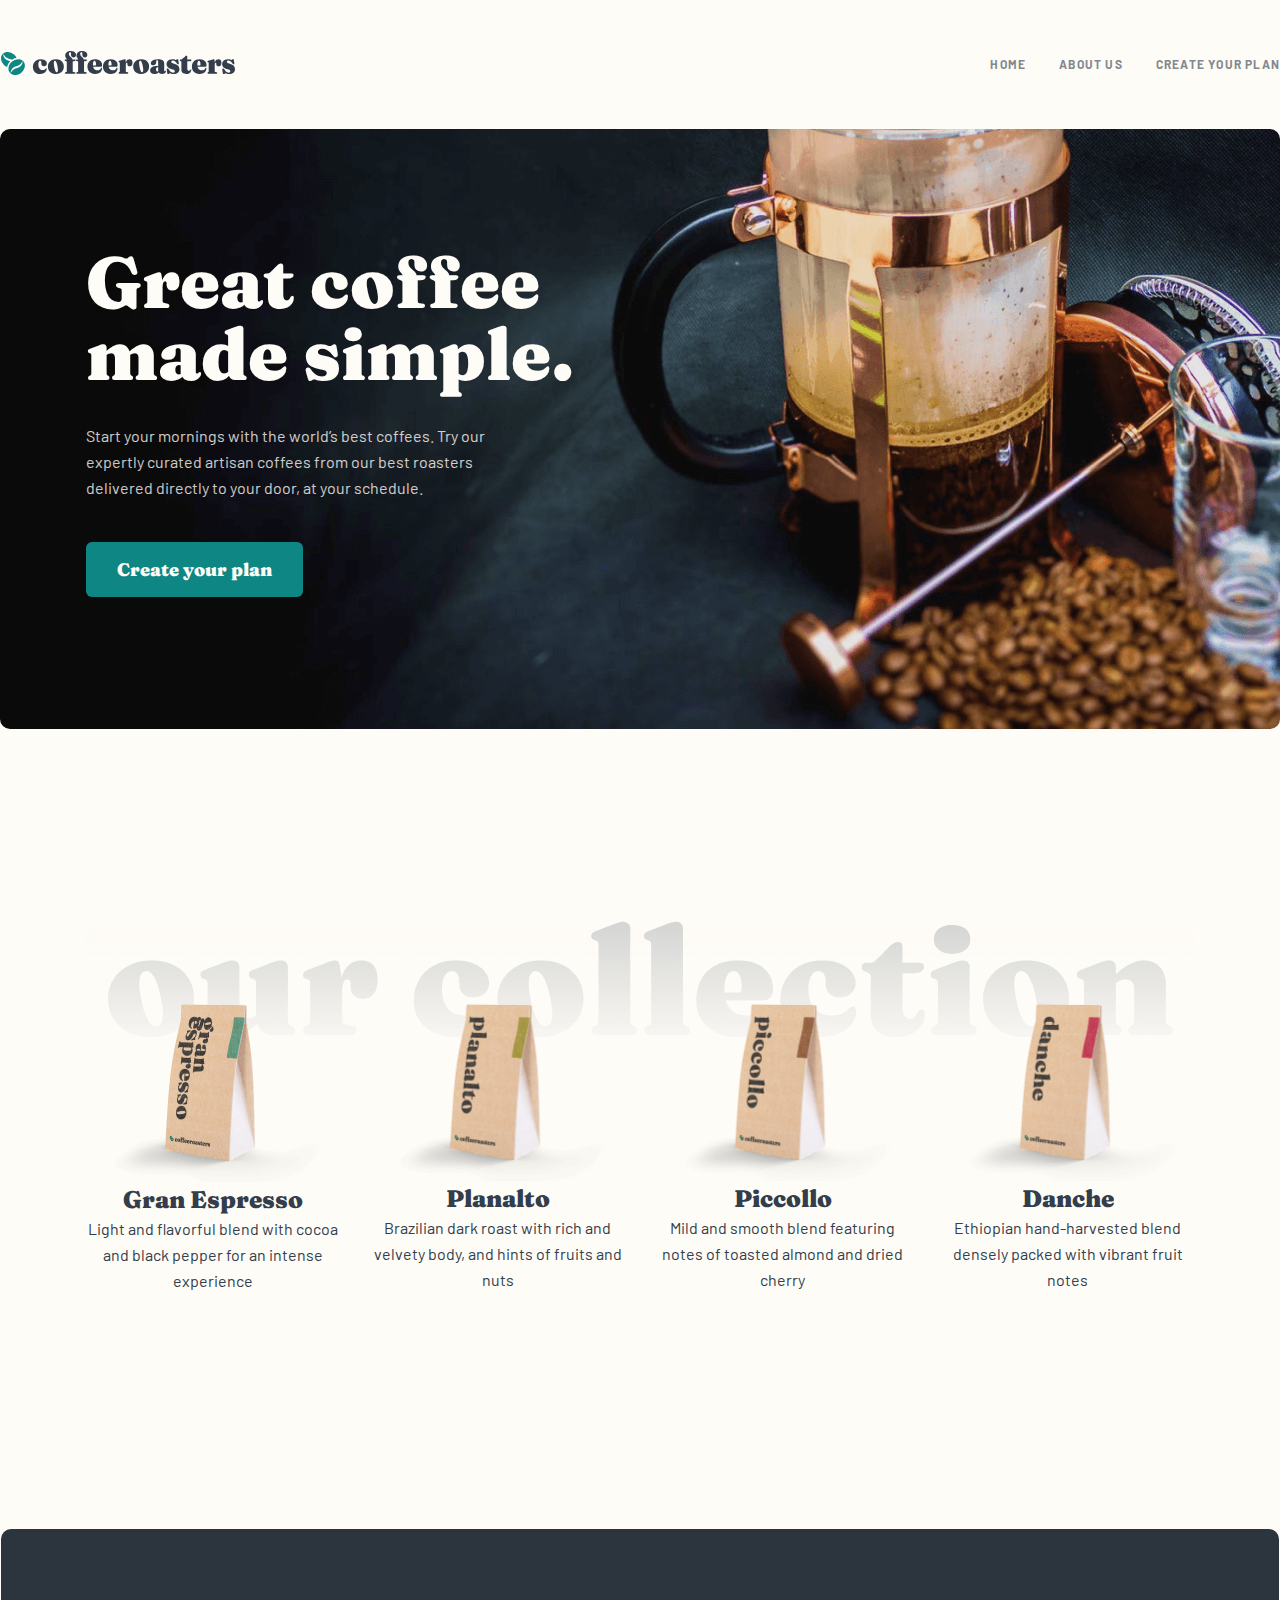
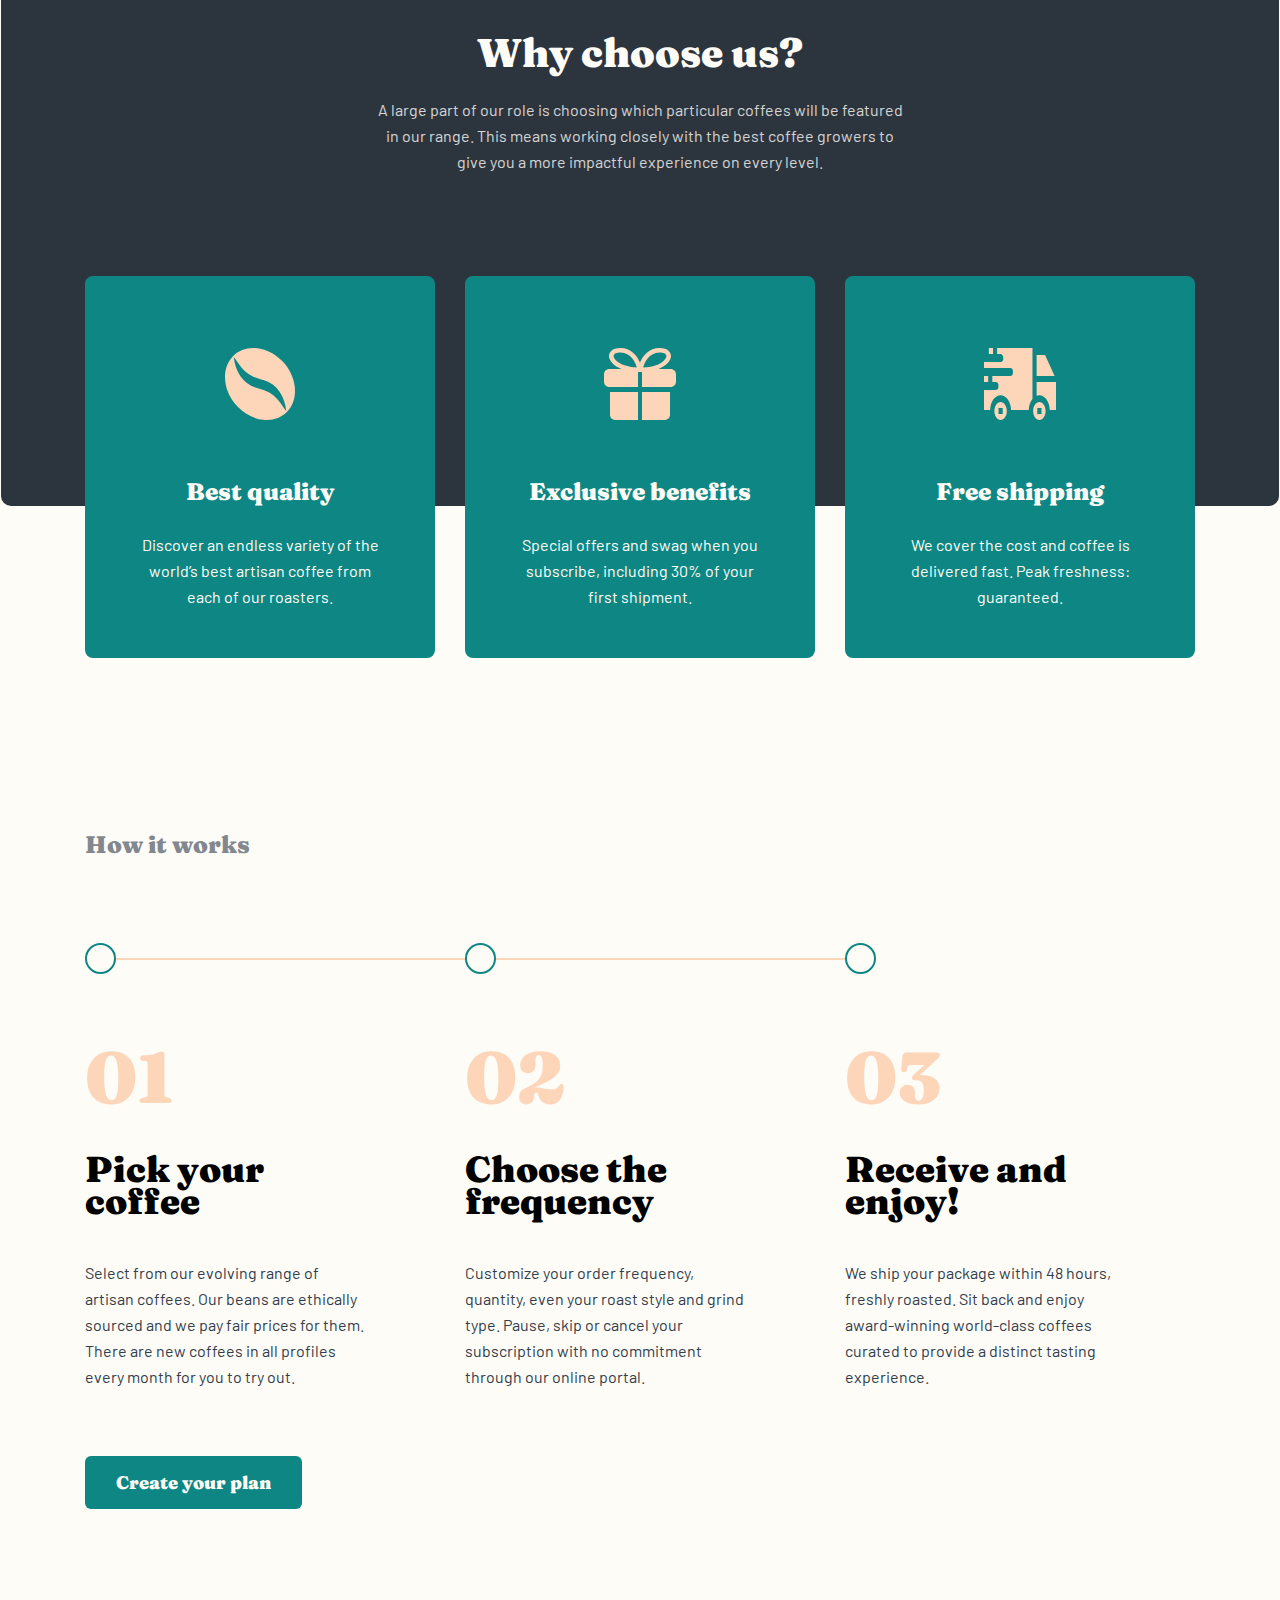
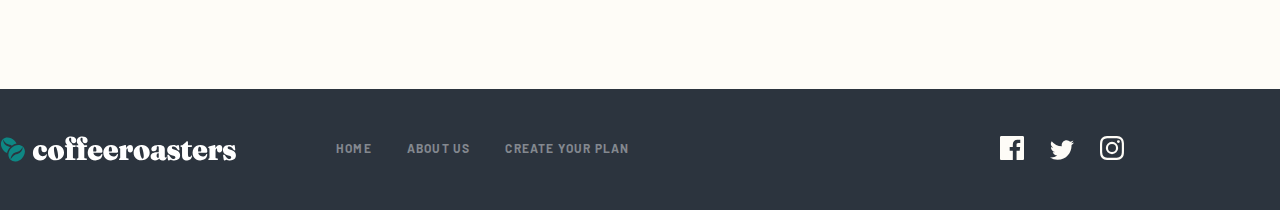
<file: index.html>
<!DOCTYPE html>
<html lang="en">
  <head>
    <meta charset="UTF-8" />
    <meta http-equiv="X-UA-Compatible" content="IE=edge" />
    <meta name="viewport" content="width=device-width, initial-scale=1.0" />
    <link rel="stylesheet" href="./css/normalize.css" />
    <link rel="stylesheet" href="./css/minifier.css" />
    <title>coffeeroasters</title>
  </head>
  <body>
    <header class="header">
      <div class="container">
        <nav class="sitenav">
          <a href="./index.html" class="header__logo-link"
            ><img src="./images/svg/logo.svg" alt="logo" class="header__logo"
          /></a>
          <ul class="sitenav__list">
            <li class="sitenav__item">
              <a class="sitenav__link" href="./index.html">HOME</a>
            </li>
            <li class="sitenav__item">
              <a class="sitenav__link" href="./about.html">ABOUT US</a>
            </li>
            <li class="sitenav__item">
              <a class="sitenav__link" href="./plan.html">Create your plan</a>
            </li>
          </ul>
        </nav>
        <div class="wrapper">
          <div class="wrapper__group">
            <h1 class="wrapper__title">Great coffee made simple.</h1>
            <p class="wrapper__info">
              Start your mornings with the world’s best coffees. Try our
              expertly curated artisan coffees from our best roasters delivered
              directly to your door, at your schedule.
            </p>
            <a href="./plan.html" class="wrapper__link">Create your plan</a>
          </div>
        </div>
      </div>
    </header>
    <main class="main">
      <section class="hero">
        <div class="container hero__container">
          <ul class="hero__list">
            <li class="hero__item">
              <img
                class="hero__pic"
                src="./images/png/expresso.png"
                alt="Gran Espresso"
                srcset="
                  ./images/png/expresso.png    1x,
                  ./images/png/expresso@2x.png 2x
                " />
              <h2 class="hero__title">Gran Espresso</h2>
              <p class="hero__subtitle">
                Light and flavorful blend with cocoa and black pepper for an
                intense experience
              </p>
            </li>
            <li class="hero__item">
              <img
                class="hero__pic"
                src="./images/png/Planalto.png"
                alt="Planalto"
                srcset="
                  ./images/png/Planalto.png    1x,
                  ./images/png/Planalto@2x.png 2x
                " />
              <h2 class="hero__title">Planalto</h2>
              <p class="hero__subtitle">
                Brazilian dark roast with rich and velvety body, and hints of
                fruits and nuts
              </p>
            </li>
            <li class="hero__item">
              <img
                class="hero__pic"
                src="./images/png/Piccollo.png"
                alt="Piccollo"
                srcset="
                  ./images/png/Piccollo.png    1x,
                  ./images/png/Piccollo@2x.png 2x
                " />
              <h2 class="hero__title">Piccollo</h2>
              <p class="hero__subtitle">
                Mild and smooth blend featuring notes of toasted almond and
                dried cherry
              </p>
            </li>
            <li class="hero__item">
              <img
                class="hero__pic"
                src="./images/png/Danche.png"
                alt="Danche"
                srcset="
                  ./images/png/Danche.png    1x,
                  ./images/png/Danche@2x.png 2x
                " />
              <h2 class="hero__title">Danche</h2>
              <p class="hero__subtitle">
                Ethiopian hand-harvested blend densely packed with vibrant fruit
                notes
              </p>
            </li>
          </ul>
        </div>
      </section>
      <section class="choose">
        <div class="container choose__container">
          <div class="choose__background">
            <h1 class="choose__tittle">Why choose us?</h1>
            <p class="choose__info">
              A large part of our role is choosing which particular coffees will
              be featured in our range. This means working closely with the best
              coffee growers to give you a more impactful experience on every
              level.
            </p>
          </div>

          <ul class="choose__list">
            <li class="choose__item">
              <img
                src="./images/svg/Best-quality.svg"
                alt="Discover an endless variety of the world’s best artisan coffee from each of our roasters."
                class="choose__item-icon" />
              <h3 class="choose__item-title">Best quality</h3>
              <p class="choose__item-info">
                Discover an endless variety of the world’s best artisan coffee
                from each of our roasters.
              </p>
            </li>
            <li class="choose__item">
              <img
                src="./images/svg/Exclusive-benefits.svg"
                alt="Special offers and swag when you subscribe, including 30% off your first shipment."
                class="choose__item-icon" />
              <h3 class="choose__item-title">Exclusive benefits</h3>
              <p class="choose__item-info">
                Special offers and swag when you subscribe, including 30% of
                your first shipment.
              </p>
            </li>
            <li class="choose__item">
              <img
                src="./images/svg/Free-shipping.svg"
                alt="We cover the cost and coffee is delivered fast. Peak freshness: guaranteed."
                class="choose__item-icon" />
              <h3 class="choose__item-title">Free shipping</h3>
              <p class="choose__item-info">
                We cover the cost and coffee is delivered fast. Peak freshness:
                guaranteed.
              </p>
            </li>
          </ul>
        </div>
      </section>
      <section class="works">
        <div class="container works__container">
          <h4 class="works__title">How it works</h4>
          <hr />
          <ul class="works__list">
            <li class="works__item">
              <img class="works__icon" src="./images/svg/oooo.svg" alt="icon" />
              <h1 class="works__item-nuber">01</h1>
              <h3 class="works__item-title">Pick your coffee</h3>
              <p class="works__item-info">
                Select from our evolving range of artisan coffees. Our beans are
                ethically sourced and we pay fair prices for them. There are new
                coffees in all profiles every month for you to try out.
              </p>
            </li>
            <li class="works__item">
              <img class="works__icon" src="./images/svg/oooo.svg" alt="icon" />
              <h1 class="works__item-nuber">02</h1>
              <h3 class="works__item-title">Choose the frequency</h3>
              <p class="works__item-info">
                Customize your order frequency, quantity, even your roast style
                and grind type. Pause, skip or cancel your subscription with no
                commitment through our online portal.
              </p>
            </li>
            <li class="works__item">
              <img class="works__icon" src="./images/svg/oooo.svg" alt="icon" />
              <h1 class="works__item-nuber">03</h1>
              <h3 class="works__item-title">Receive and enjoy!</h3>
              <p class="works__item-info">
                We ship your package within 48 hours, freshly roasted. Sit back
                and enjoy award-winning world-class coffees curated to provide a
                distinct tasting experience.
              </p>
            </li>
          </ul>
          <a class="works__link" href="">Create your plan</a>
        </div>
      </section>
    </main>
    <footer class="footer">
      <div class="container footer__wrapper">
        <img
          class="footer__logo"
          src="./images/svg/white-ligo.svg"
          alt="logo" />
        <div class="footer__links">
          <a href="./index.html" class="foter__link">HOME</a>
          <a href="./about.html" class="foter__link">ABOUT US</a>
          <a href="./plan.html" class="foter__link">Create your plan</a>
        </div>
        <div class="foter__icons">
          <a class="foter__icon" href=""
            ><img
              class="foter__icon"
              src="./images/svg/facebook.svg"
              alt="facebook"
          /></a>
          <a class="foter__icon" href=""
            ><img class="foter__icon" src="./images/svg/twitter.svg"
            alt="twitter"
          </a>

          <a class="foter__icon" href=""
            ><img
              class="foter__icon"
              src="./images/svg/instagram.svg"
              alt="instagram"
          /></a>
        </div>
      </div>
    </footer>
  </body>
</html>
</file>
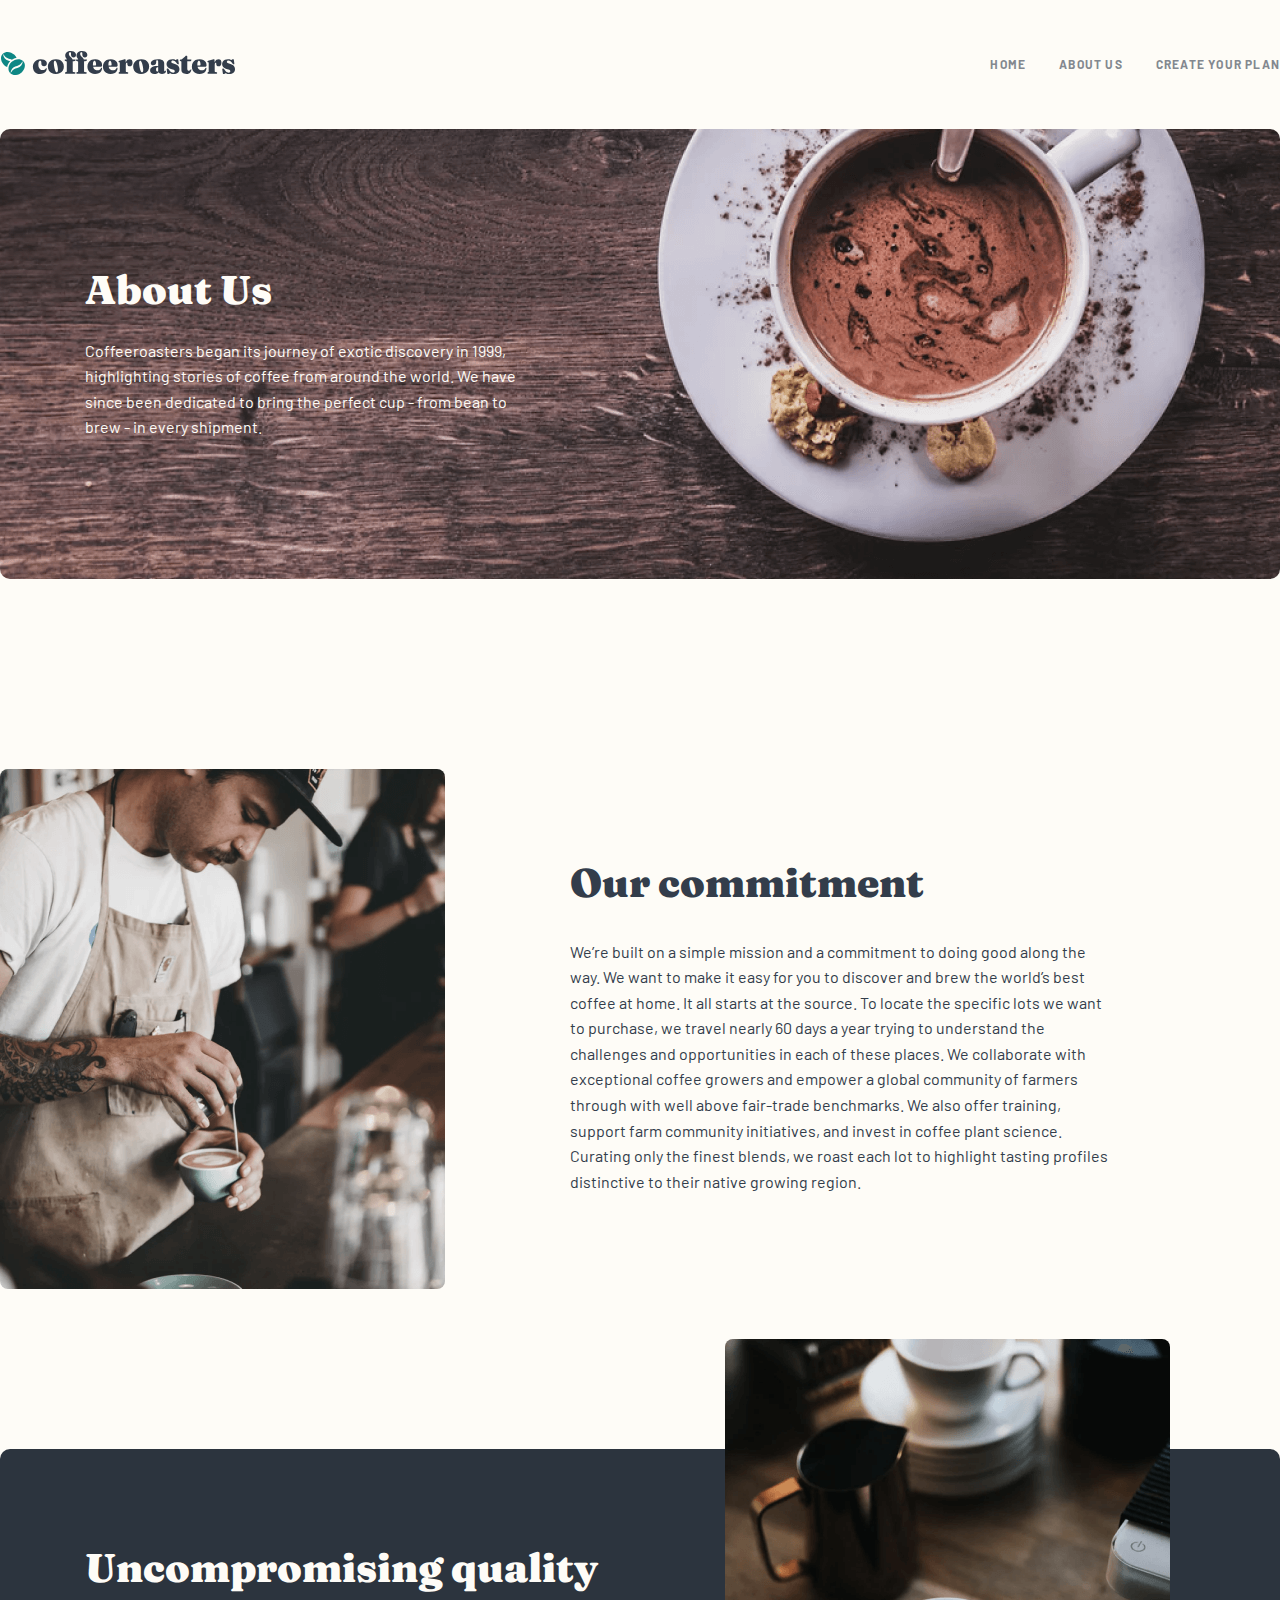
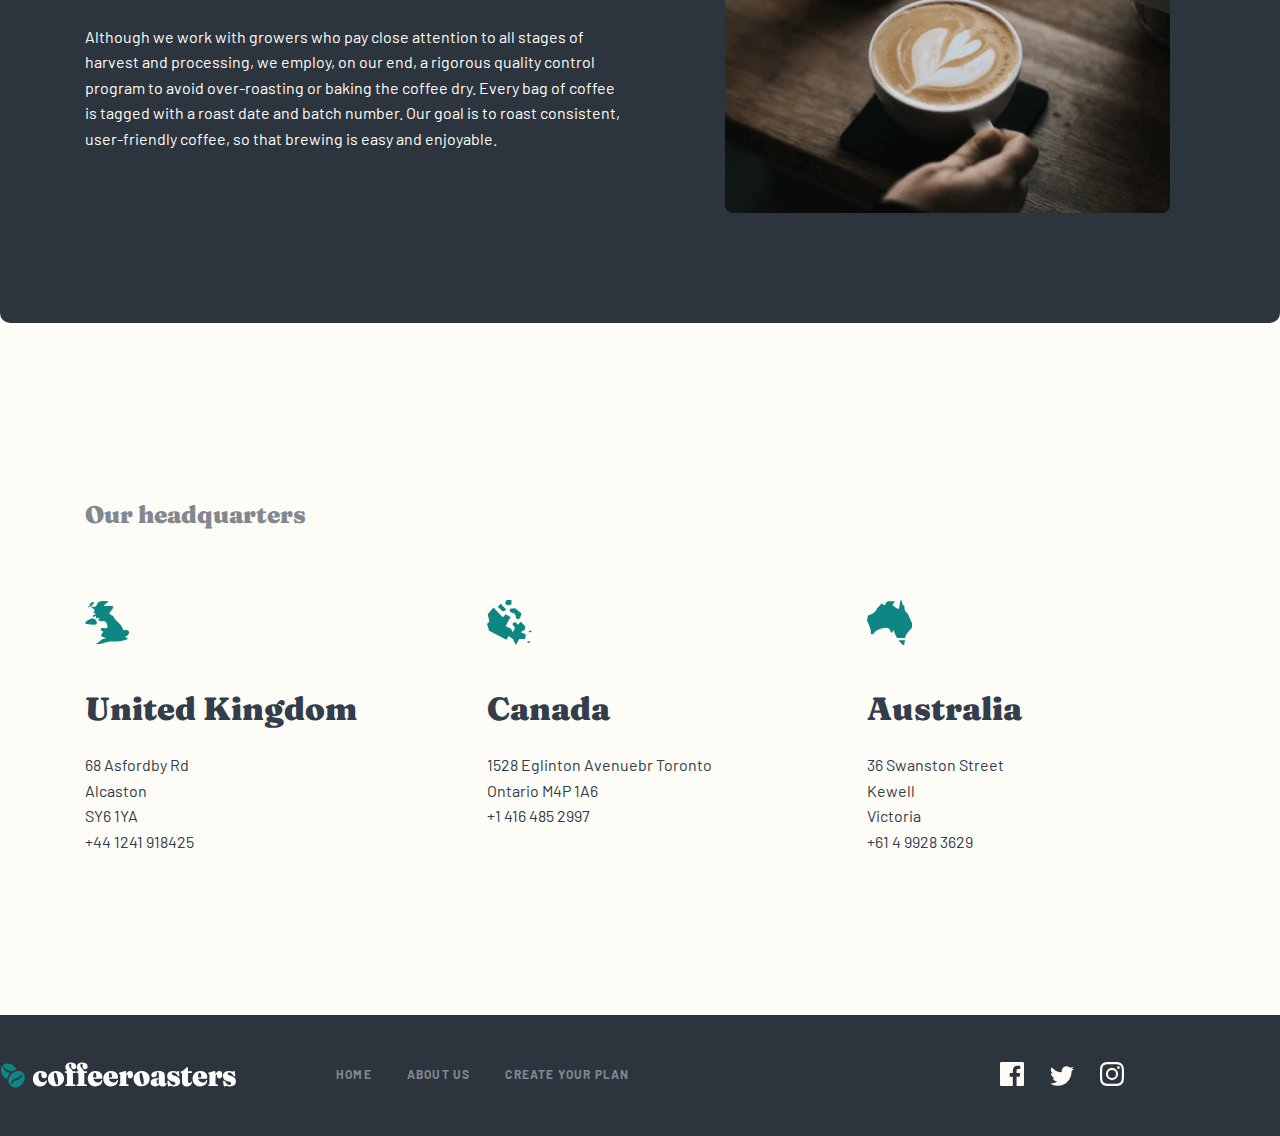
<file: about.html>
<!DOCTYPE html>
<html lang="en">
  <head>
    <meta charset="UTF-8" />
    <meta http-equiv="X-UA-Compatible" content="IE=edge" />
    <meta name="viewport" content="width=device-width, initial-scale=1.0" />
    <title>About us</title>
    <link rel="stylesheet" href="../css/normalize.css" />
    <link rel="stylesheet" href="../css/about.css" />
  </head>
  <body>
    <header class="header">
      <div class="container">
        <nav class="sitenav">
          <a href="./index.html" class="header__logo-link"
            ><img src="./images/svg/logo.svg" alt="logo" class="header__logo"
          /></a>
          <ul class="sitenav__list">
            <li class="sitenav__item">
              <a class="sitenav__link" href="./index.html">HOME</a>
            </li>
            <li class="sitenav__item">
              <a class="sitenav__link" href="./about.html">ABOUT US</a>
            </li>
            <li class="sitenav__item">
              <a class="sitenav__link" href="./plan.html">Create your plan</a>
            </li>
          </ul>
        </nav>
      </div>
    </header>
    <main class="main">
      <section class="about">
        <div class="container about__container">
          <div class="about__group">
            <h1 class="about__group-title">About Us</h1>
            <p class="about__group-subtitle">
              Coffeeroasters began its journey of exotic discovery in 1999,
              highlighting stories of coffee from around the world. We have
              since been dedicated to bring the perfect cup - from bean to brew
              - in every shipment.
            </p>
          </div>
        </div>
      </section>
      <section class="hero">
        <div class="container hero__container">
          <img
            class="hero__pic"
            src="./images/jpg/coffee-men.png"
            alt="We’re built on a simple mission and a commitment to doing good along the way. We want to make it easy for you to discover and brew the world’s best coffee at home. It all starts at the source. To locate the specific lots we want to purchase, we travel nearly 60 days a year trying to understand the challenges and opportunities in each of these places. We collaborate with exceptional coffee growers and empower a global community of farmers through with well above fair-trade benchmarks. We also offer training, support farm community initiatives, and invest in coffee plant science. Curating only the finest blends, we roast each lot to highlight tasting profiles distinctive to their native growing region."
            srcset="
              ./images/jpg/coffee-men.png    1x,
              ./images/jpg/coffee-men@2x.png 2x
            " />
          <div class="hero__group">
            <h1 class="hero__group-title">Our commitment</h1>
            <p class="hero__group-subtitle">
              We’re built on a simple mission and a commitment to doing good
              along the way. We want to make it easy for you to discover and
              brew the world’s best coffee at home. It all starts at the source.
              To locate the specific lots we want to purchase, we travel nearly
              60 days a year trying to understand the challenges and
              opportunities in each of these places. We collaborate with
              exceptional coffee growers and empower a global community of
              farmers through with well above fair-trade benchmarks. We also
              offer training, support farm community initiatives, and invest in
              coffee plant science. Curating only the finest blends, we roast
              each lot to highlight tasting profiles distinctive to their native
              growing region.
            </p>
          </div>
        </div>
      </section>
      <section class="coffee">
        <div class="container coffee__container">
          <div class="coffee__group">
            <h1 class="coffee__group-title">Uncompromising quality</h1>
            <p class="coffee__group-info">
              Although we work with growers who pay close attention to all
              stages of harvest and processing, we employ, on our end, a
              rigorous quality control program to avoid over-roasting or baking
              the coffee dry. Every bag of coffee is tagged with a roast date
              and batch number. Our goal is to roast consistent, user-friendly
              coffee, so that brewing is easy and enjoyable.
            </p>
          </div>
          <img
            class="coffee__pic"
            src="./images/jpg/heart-coffee.png"
            alt=" Although we work with growers who pay close attention to all stages
        of harvest and processing, we employ, on our end, a rigorous quality
        control program to avoid over-roasting or baking the coffee dry.
        Every bag of coffee is tagged with a roast date and batch number.
        Our goal is to roast consistent, user-friendly coffee, so that
        brewing is easy and enjoyable."
            srcset="
              ./images/jpg/heart-coffee.png    1x,
              ./images/jpg/heart-coffee@2x.png 2x
            " />
        </div>
      </section>
      <section class="country">
        <div class="container country__container">
          <h1 class="country__title">Our headquarters</h1>
          <ul class="country__list">
            <li class="country-item">
              <img
                src="./images/jpg/United-Kingdom.svg"
                alt="United Kingdom"
                class="country-item-icon" />
              <h2 class="country-item-title">United Kingdom</h2>
              <p class="country-item-subtitle">
                68 Asfordby Rd <br />
                Alcaston <br />
                SY6 1YA <br />
                +44 1241 918425
              </p>
            </li>
            <li class="country-item">
              <img
                src="./images/jpg/Canada.svg"
                alt="Canada"
                class="country-item-icon" />
              <h2 class="country-item-title">Canada</h2>
              <p class="country-item-subtitle">
                1528 Eglinton Avenuebr Toronto <br />
                Ontario M4P 1A6 <br />
                +1 416 485 2997
              </p>
            </li>
            <li class="country-item">
              <img
                src="./images/jpg/Australia.svg"
                alt="Australia"
                class="country-item-icon" />
              <h2 class="country-item-title">Australia</h2>
              <p class="country-item-subtitle">
                36 Swanston Street <br />
                Kewell <br />
                Victoria <br />
                +61 4 9928 3629
              </p>
            </li>
          </ul>
        </div>
      </section>
    </main>
    <footer class="footer">
      <div class="container footer__wrapper">
        <img
          class="footer__logo"
          src="./images/svg/white-ligo.svg"
          alt="logo" />
        <div class="footer__links">
          <a href="./index.html" class="foter__link">HOME</a>
          <a href="./about.html" class="foter__link">ABOUT US</a>
          <a href="./plan.html" class="foter__link">Create your plan</a>
        </div>
        <div class="foter__icons">
          <a class="foter__icon" href=""
            ><img
              class="foter__icon"
              src="./images/svg/facebook.svg"
              alt="facebook"
          /></a>
          <a class="foter__icon" href=""
            ><img class="foter__icon" src="./images/svg/twitter.svg"
            alt="twitter"
          </a>

          <a class="foter__icon" href=""
            ><img
              class="foter__icon"
              src="./images/svg/instagram.svg"
              alt="instagram"
          /></a>
        </div>
      </div>
    </footer>
  </body>
</html>
</file>
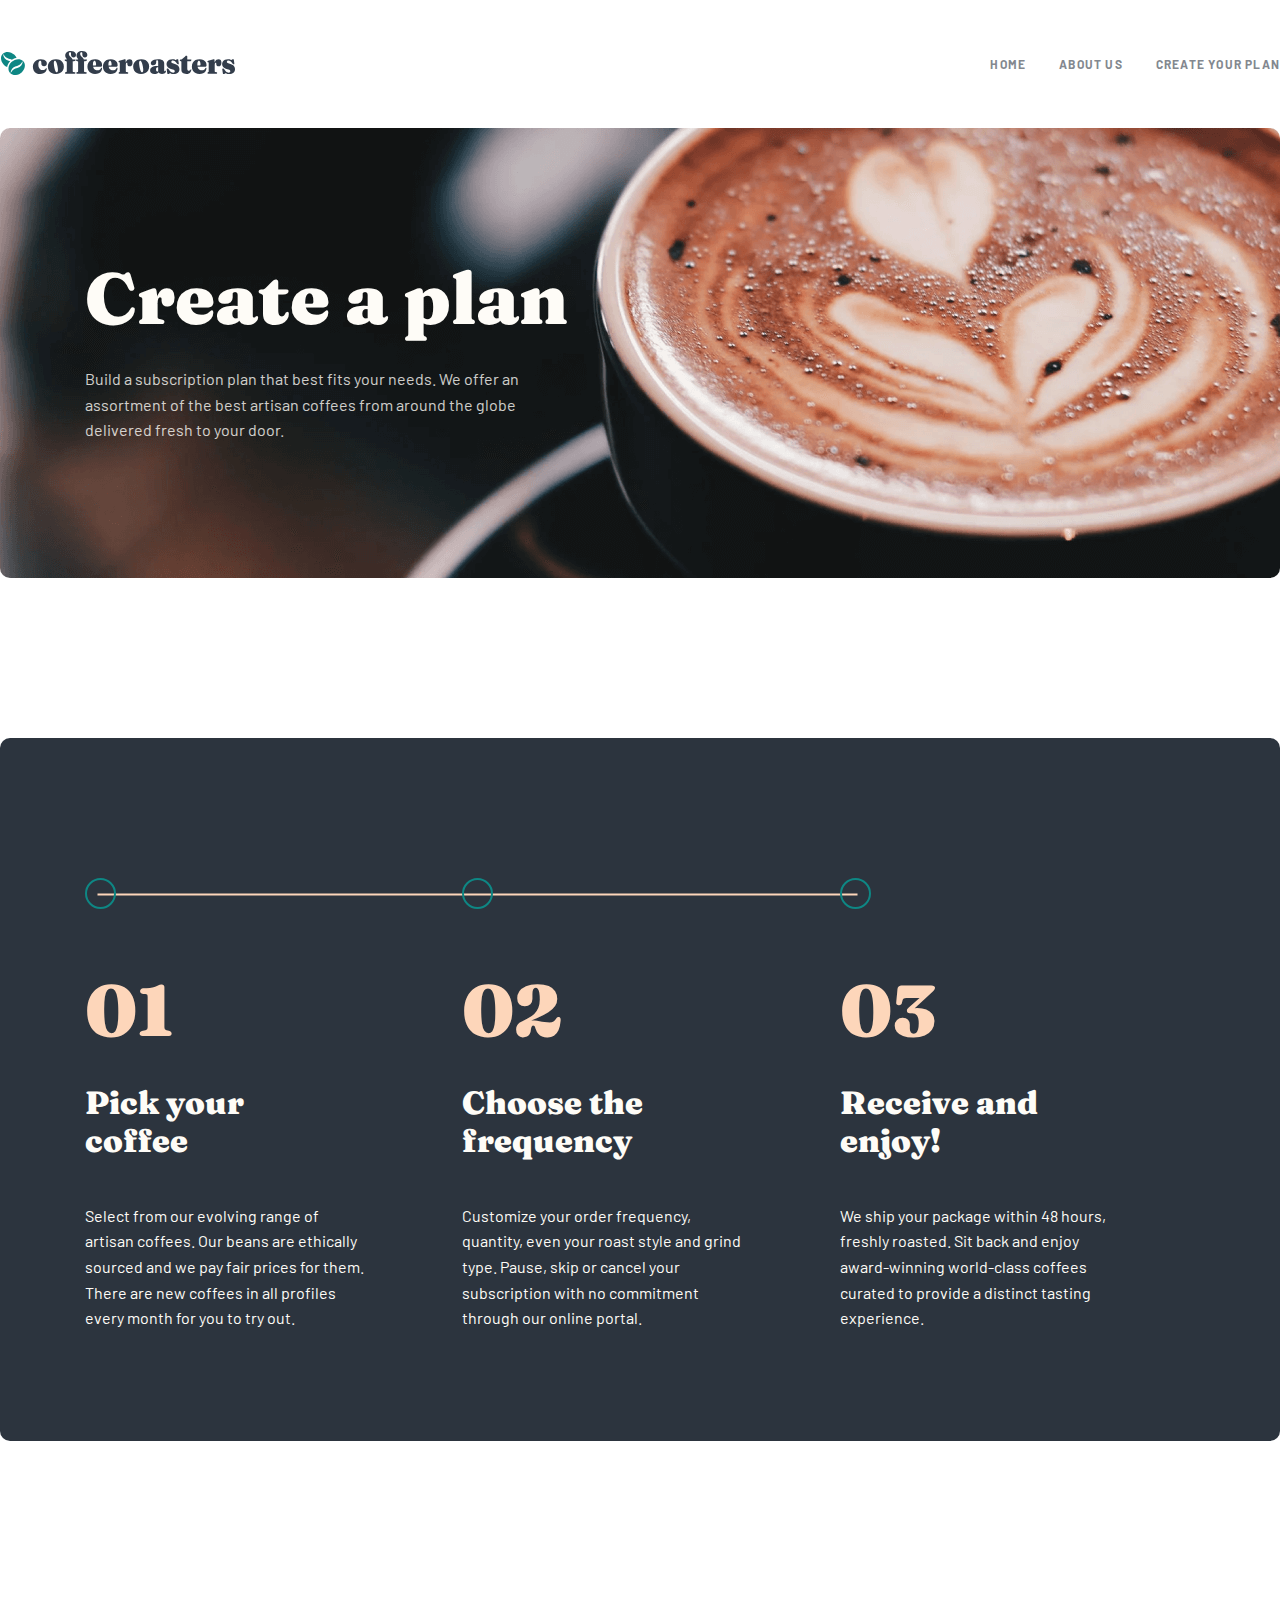
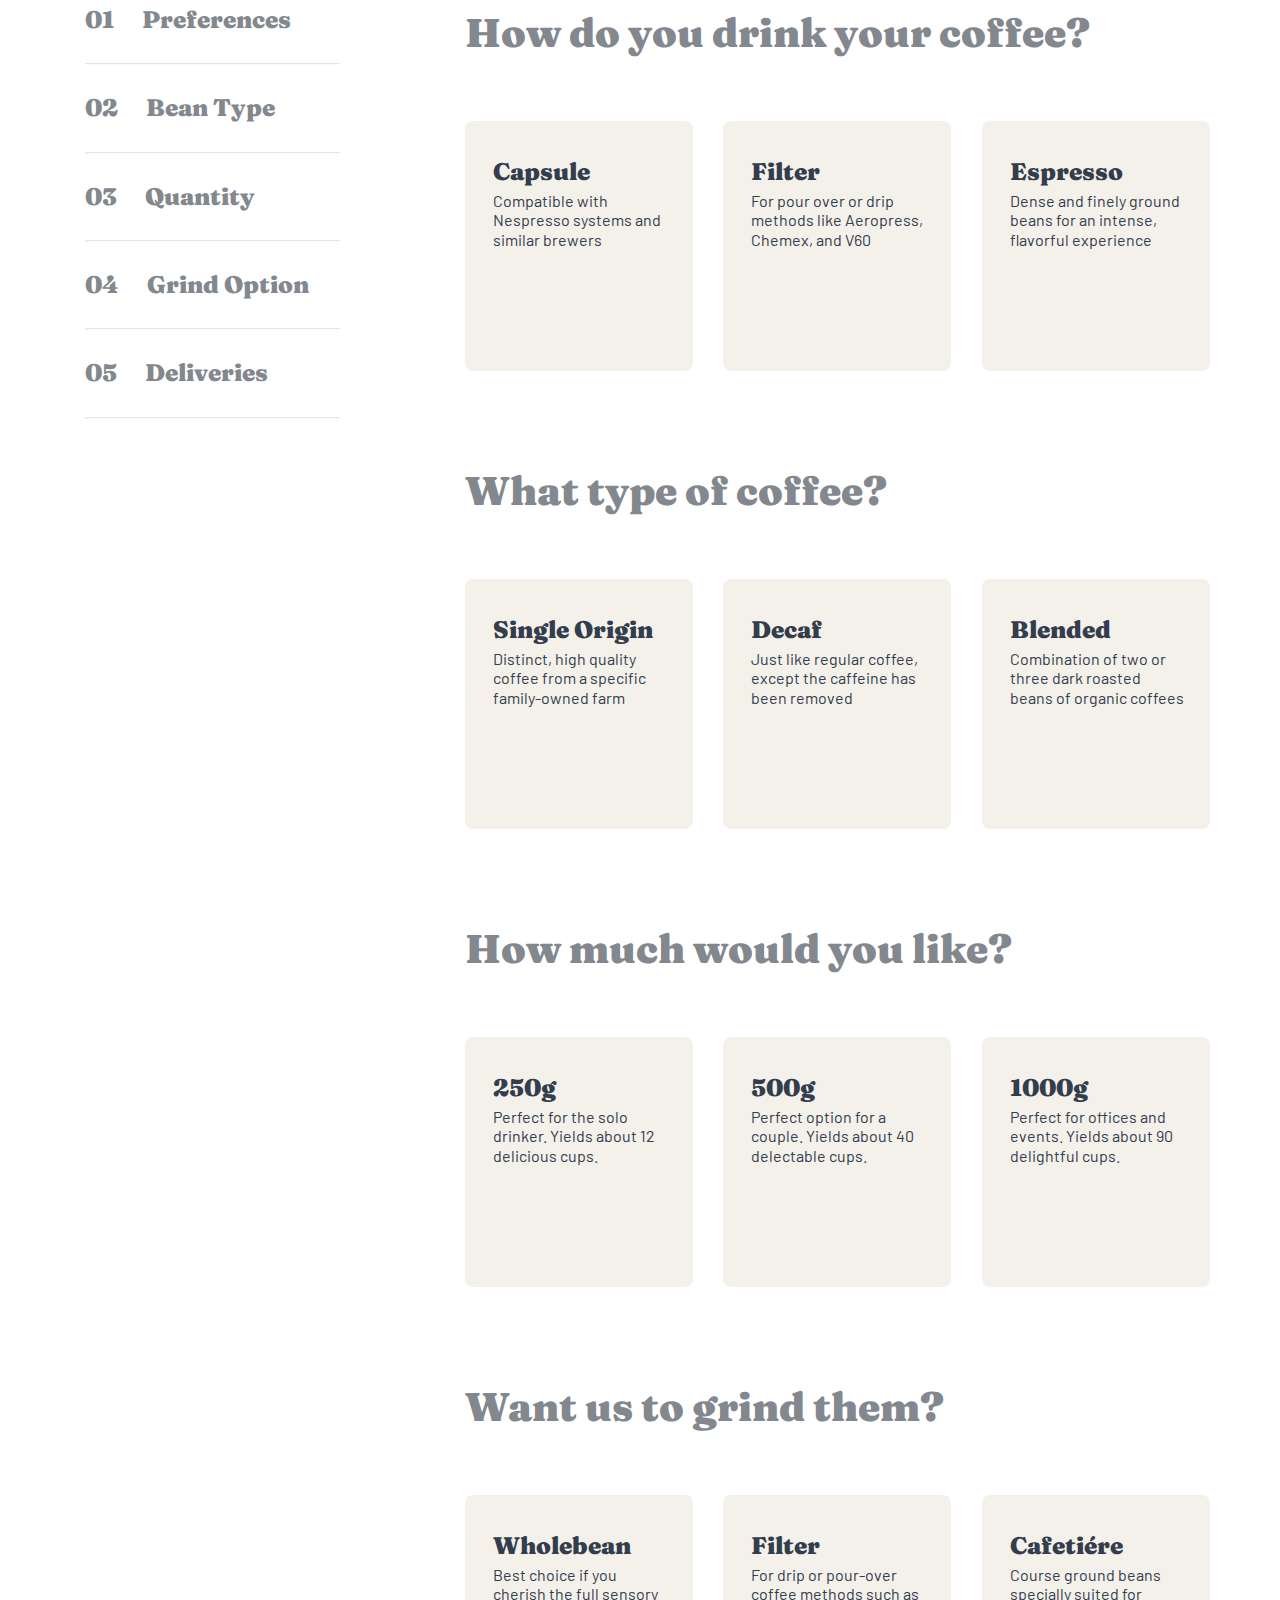
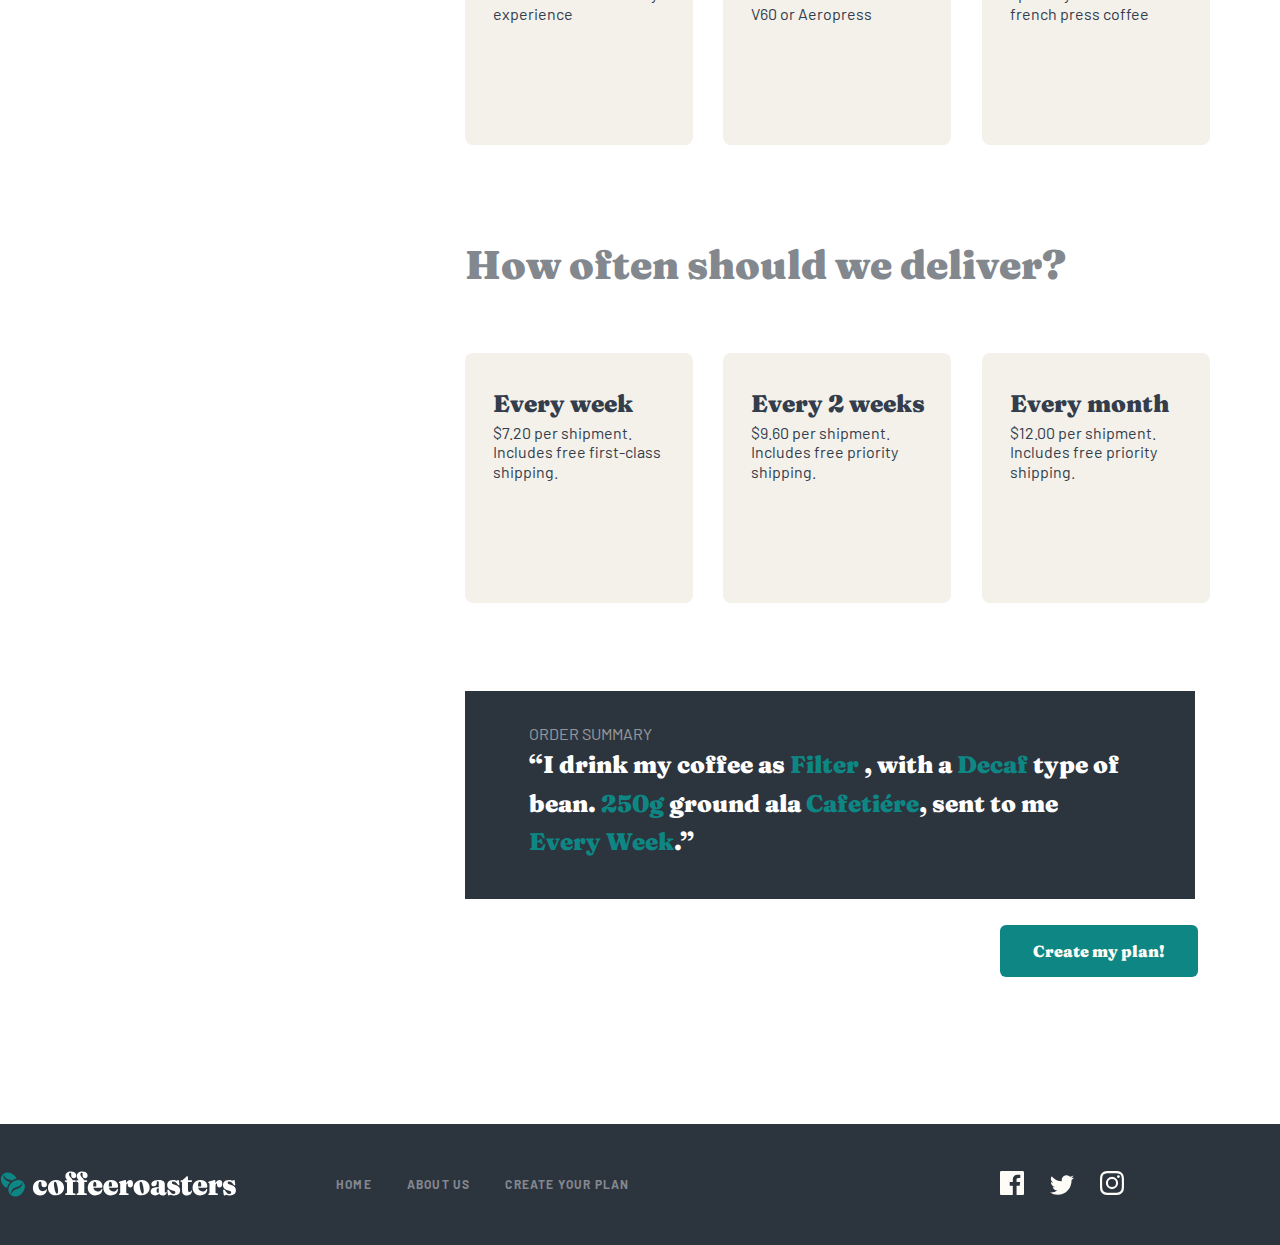
<file: plan.html>
<!DOCTYPE html>
<html lang="en">
  <head>
    <meta charset="UTF-8" />
    <meta http-equiv="X-UA-Compatible" content="IE=edge" />
    <meta name="viewport" content="width=device-width, initial-scale=1.0" />
    <title>Create plan</title>
    <link rel="stylesheet" href="./css/plan.css" />
  </head>
  <body>
    <header class="header">
      <div class="container">
        <nav class="sitenav">
          <a href="./index.html" class="header__logo-link"
            ><img src="./images/svg/logo.svg" alt="logo" class="header__logo"
          /></a>
          <ul class="sitenav__list">
            <li class="sitenav__item">
              <a class="sitenav__link" href="./index.html">HOME</a>
            </li>
            <li class="sitenav__item">
              <a class="sitenav__link" href="./about.html">ABOUT US</a>
            </li>
            <li class="sitenav__item">
              <a class="sitenav__link" href="./plan.html">Create your plan</a>
            </li>
          </ul>
        </nav>
      </div>
    </header>
    <main class="main">
      <section class="plan">
        <div class="container plan__container">
          <div class="plan__group">
            <h1 class="plan__title">Create a plan</h1>
            <p class="plan info">
              Build a subscription plan that best fits your needs. We offer an
              assortment of the best artisan coffees from around the globe
              delivered fresh to your door.
            </p>
          </div>
        </div>
      </section>
      <section class="number">
        <div class="container number__container">
          <ul class="number__list">
            <li class="item number__item">
              <span class="circle"></span>
              <h2 class="number__title">01</h2>
              <h3 class="number__subtitle">Pick your coffee</h3>
              <p class="number__info">
                Select from our evolving range of artisan coffees. Our beans are
                ethically sourced and we pay fair prices for them. There are new
                coffees in all profiles every month for you to try out.
              </p>
            </li>
            <li class="item number__item">
              <span class="circle"></span>
              <h2 class="number__title">02</h2>
              <h3 class="number__subtitle">Choose the frequency</h3>
              <p class="number__info">
                Customize your order frequency, quantity, even your roast style
                and grind type. Pause, skip or cancel your subscription with no
                commitment through our online portal.
              </p>
            </li>
            <li class="item number__item">
              <span class="circle"></span>
              <h2 class="number__title">03</h2>
              <h3 class="number__subtitle">Receive and enjoy!</h3>
              <p class="number__info">
                We ship your package within 48 hours, freshly roasted. Sit back
                and enjoy award-winning world-class coffees curated to provide a
                distinct tasting experience.
              </p>
            </li>
          </ul>
        </div>
      </section>
      <section class="choose">
        <div class="container choose__container">
          <div class="choose__left">
            <ul class="choose__left-list">
              <li class="choose__left-item">
                <span class="choose__left-number">01</span>
                <p class="choose__left-info">Preferences</p>
              </li>
              <hr />
              <li class="choose__left-item">
                <span class="choose__left-number">02</span>
                <p class="choose__left-info">Bean Type</p>
              </li>
              <hr />
              <li class="choose__left-item">
                <span class="choose__left-number">03</span>
                <p class="choose__left-info">Quantity</p>
              </li>
              <hr />
              <li class="choose__left-item">
                <span class="choose__left-number">04</span>
                <p class="choose__left-info">Grind Option</p>
              </li>
              <hr />
              <li class="choose__left-item">
                <span class="choose__left-number">05</span>
                <p class="choose__left-info">Deliveries</p>
              </li>
              <hr />
            </ul>
          </div>
          <div class="choose__right">
            <div class="choose__right-group">
              <h1 class="choose__right-title">How do you drink your coffee?</h1>
              <ul class="choose__right-list">
                <li class="choose__right-item">
                  <h4 class="choose__right-item-title">Capsule</h4>
                  <p class="choose__right-item-info">
                    Compatible with Nespresso systems and similar brewers
                  </p>
                </li>
                <li class="choose__right-item">
                  <h4 class="choose__right-item-title">Filter</h4>
                  <p class="choose__right-item-info">
                    For pour over or drip methods like Aeropress, Chemex, and
                    V60
                  </p>
                </li>
                <li class="choose__right-item">
                  <h4 class="choose__right-item-title">Espresso</h4>
                  <p class="choose__right-item-info">
                    Dense and finely ground beans for an intense, flavorful
                    experience
                  </p>
                </li>
              </ul>
            </div>
            <div class="choose__right-group">
              <h1 class="choose__right-title">What type of coffee?</h1>
              <ul class="choose__right-list">
                <li class="choose__right-item">
                  <h4 class="choose__right-item-title">Single Origin</h4>
                  <p class="choose__right-item-info">
                    Distinct, high quality coffee from a specific family-owned
                    farm
                  </p>
                </li>
                <li class="choose__right-item">
                  <h4 class="choose__right-item-title">Decaf</h4>
                  <p class="choose__right-item-info">
                    Just like regular coffee, except the caffeine has been
                    removed
                  </p>
                </li>
                <li class="choose__right-item">
                  <h4 class="choose__right-item-title">Blended</h4>
                  <p class="choose__right-item-info">
                    Combination of two or three dark roasted beans of organic
                    coffees
                  </p>
                </li>
              </ul>
            </div>
            <div class="choose__right-group">
              <h1 class="choose__right-title">How much would you like?</h1>
              <ul class="choose__right-list">
                <li class="choose__right-item">
                  <h4 class="choose__right-item-title">250g</h4>
                  <p class="choose__right-item-info">
                    Perfect for the solo drinker. Yields about 12 delicious
                    cups.
                  </p>
                </li>
                <li class="choose__right-item">
                  <h4 class="choose__right-item-title">500g</h4>
                  <p class="choose__right-item-info">
                    Perfect option for a couple. Yields about 40 delectable
                    cups.
                  </p>
                </li>
                <li class="choose__right-item">
                  <h4 class="choose__right-item-title">1000g</h4>
                  <p class="choose__right-item-info">
                    Perfect for offices and events. Yields about 90 delightful
                    cups.
                  </p>
                </li>
              </ul>
            </div>
            <div class="choose__right-group">
              <h1 class="choose__right-title">Want us to grind them?</h1>
              <ul class="choose__right-list">
                <li class="choose__right-item">
                  <h4 class="choose__right-item-title">Wholebean</h4>
                  <p class="choose__right-item-info">
                    Best choice if you cherish the full sensory experience
                  </p>
                </li>
                <li class="choose__right-item">
                  <h4 class="choose__right-item-title">Filter</h4>
                  <p class="choose__right-item-info">
                    For drip or pour-over coffee methods such as V60 or
                    Aeropress
                  </p>
                </li>
                <li class="choose__right-item">
                  <h4 class="choose__right-item-title">Cafetiére</h4>
                  <p class="choose__right-item-info">
                    Course ground beans specially suited for french press coffee
                  </p>
                </li>
              </ul>
            </div>
            <div class="choose__right-group">
              <h1 class="choose__right-title">How often should we deliver?</h1>
              <ul class="choose__right-list">
                <li class="choose__right-item">
                  <h4 class="choose__right-item-title">Every week</h4>
                  <p class="choose__right-item-info">
                    $7.20 per shipment. Includes free first-class shipping.
                  </p>
                </li>
                <li class="choose__right-item">
                  <h4 class="choose__right-item-title">Every 2 weeks</h4>
                  <p class="choose__right-item-info">
                    $9.60 per shipment. Includes free priority shipping.
                  </p>
                </li>
                <li class="choose__right-item">
                  <h4 class="choose__right-item-title">Every month</h4>
                  <p class="choose__right-item-info">
                    $12.00 per shipment. Includes free priority shipping.
                  </p>
                </li>
              </ul>
            </div>
            <div class="choose__right-footer">
              <div class="choose__right-footer-up">
                <p class="choose__right-footer-uptitle">Order Summary</p>
                <h6 class="choose__right-footer-info">
                  “I drink my coffee as <span class="green">Filter</span> , with
                  a <span class="green">Decaf</span> type of bean.
                  <span class="green">250g</span> ground ala
                  <span class="green">Cafetiére</span>, sent to me
                  <span class="green">Every Week</span>.”
                </h6>
              </div>
              <a href="./plan.html" class="choose__link">Create my plan!</a>
            </div>
          </div>
        </div>
      </section>
    </main>
    <footer class="footer">
      <div class="container footer__wrapper">
        <img
          class="footer__logo"
          src="./images/svg/white-ligo.svg"
          alt="logo" />
        <div class="footer__links">
          <a href="./index.html" class="foter__link">HOME</a>
          <a href="./about.html" class="foter__link">ABOUT US</a>
          <a href="./plan.html" class="foter__link">Create your plan</a>
        </div>
        <div class="foter__icons">
          <a class="foter__icon" href="">
            <img
              class="foter__icon"
              src="./images/svg/facebook.svg"
              alt="facebook" />
          </a>
          <a class="foter__icon" href=""
            ><img class="foter__icon" src="./images/svg/twitter.svg"
            alt="twitter"
          </a>
          <a class="foter__icon" href="">
            <img
              class="foter__icon"
              src="./images/svg/instagram.svg"
              alt="instagram" />
          </a>
        </div>
      </div>
    </footer>
  </body>
</html>
</file>
<file: css/minifier.css>
/* fraunces-900 - latin */
@font-face {
  font-family: "Fraunces 9pt";
  font-style: normal;
  font-weight: 900;
  src: local(""), url("../fonts/fraunces-v24-latin-900.woff2") format("woff2"),
    /* Chrome 26+, Opera 23+, Firefox 39+ */
      url("../fonts/fraunces-v24-latin-900.woff") format("woff"); /* Chrome 6+, Firefox 3.6+, IE 9+, Safari 5.1+ */
} /* barlow-regular - latin */
@font-face {
  font-family: "Barlow";
  font-style: normal;
  font-weight: 400;
  src: local(""), url("../fonts/barlow-v12-latin-regular.woff2") format("woff2"),
    /* Chrome 26+, Opera 23+, Firefox 39+ */
      url("../fonts/barlow-v12-latin-regular.woff") format("woff"); /* Chrome 6+, Firefox 3.6+, IE 9+, Safari 5.1+ */
} /* barlow-700 - latin */
@font-face {
  font-family: "Barlow";
  font-style: normal;
  font-weight: 700;
  src: local(""), url("../fonts/barlow-v12-latin-700.woff2") format("woff2"),
    /* Chrome 26+, Opera 23+, Firefox 39+ */
      url("../fonts/barlow-v12-latin-700.woff") format("woff"); /* Chrome 6+, Firefox 3.6+, IE 9+, Safari 5.1+ */
}
*,
*::after,
*::before {
  margin: 0;
  padding: 0;
  box-sizing: border-box;
}
a {
  text-decoration: none;
}
ul,
ol {
  list-style: none;
}
html {
  height: 100%;
  font-size: 62.5%;
}
body {
  height: 100%;
  display: flex;
  flex-direction: column;
  font-family: "Barlow";
  font-style: normal;
  font-weight: 400;
  background-color: #fefcf7;
}
main {
  flex-grow: 1;
}
.container {
  width: 100%;
  max-width: 1280px;
  margin-left: auto;
  margin-right: auto;
}
.header {
  height: 75rem;
}
.header__logo-link {
  display: block;
  margin-right: auto;
}
.header__logo {
  height: 2.6rem;
  width: 23.6rem;
}
.sitenav {
  display: flex;
  align-items: center;
  margin-top: 5rem;
  margin-bottom: 5rem;
}
.sitenav__list {
  display: flex;
  align-items: center;
}
.sitenav__item:not(:last-child) {
  margin-right: 3.3rem;
}
.sitenav__link {
  font-family: "Barlow";
  font-style: normal;
  font-weight: 700;
  font-size: 1.2rem;
  line-height: 1.5rem;
  letter-spacing: 0.1em;
  text-transform: uppercase;
  color: #83888f;
}
.wrapper {
  width: 128rem;
  height: 60rem;
  border-radius: 10px;
  background-size: cover;
  background-image: url(../images/png/Bitmap.png);
}
.wrapper__group {
  padding-left: 8.6rem;
  padding-top: 11.7rem;
}
.wrapper__title {
  font-family: "Fraunces 9pt";
  font-style: normal;
  font-weight: 900;
  font-size: 7.2rem;
  line-height: 7.2rem;
  color: #fefcf7;
  height: 14.5rem;
  width: 49.5rem;
  margin: 0;
}
.wrapper__info {
  font-family: "Barlow";
  font-style: normal;
  font-weight: 400;
  font-size: 1.6rem;
  line-height: 2.6rem;
  color: #fefcf7;
  mix-blend-mode: normal;
  opacity: 0.8;
  width: 44.5rem;
  margin-top: 3.2rem;
  margin-bottom: 5.6rem;
}
.wrapper__link {
  font-family: "Fraunces 9pt";
  font-style: normal;
  font-weight: 900;
  font-size: 1.8rem;
  line-height: 2.5rem;
  text-align: center;
  color: #fefcf7;
  background: #0e8784;
  border-radius: 6px;
  padding: 1.6rem 3.1rem;
}
.main {
}
.hero {
  height: 80rem;
}
.container {
}
.hero__container {
  display: flex;
  justify-content: center;
}
.hero__list {
  width: 111rem;
  display: grid;
  grid-template-columns: repeat(auto-fill, minmax(25rem, 1fr));
  column-gap: 3rem;
  padding-top: 26rem;
  background-image: url(../images/png/ourcollection.png);
  background-repeat: no-repeat;
  background-position-y: 13rem;
}
.hero__item {
  display: block;
  width: 100%;
  height: auto;
  align-items: center;
}
.hero__pic {
  height: auto;
  width: 100%;
}
.hero__title {
  font-family: "Fraunces 9pt";
  font-style: normal;
  font-weight: 900;
  font-size: 2.4rem;
  line-height: 3.2rem;
  text-align: center;
  color: #333d4b;
}
.hero__subtitle {
  font-family: "Barlow";
  font-style: normal;
  font-weight: 400;
  font-size: 1.6rem;
  line-height: 2.6rem;
  text-align: center;
  color: #333d4b;
}
.choose {
  height: 80rem;
}
.choose__container {
  display: flex;
  flex-direction: column;
  align-items: center;
  justify-content: center;
}
.choose__background {
  display: flex;
  flex-direction: column;
  align-items: center;
  background-color: #2c343e;
  border-radius: 10px;
  height: 57.7rem;
  width: 127.8rem;
}
.choose__tittle {
  font-family: "Fraunces 9pt";
  font-style: normal;
  font-weight: 900;
  font-size: 4rem;
  line-height: 4.8rem;
  text-align: center;
  color: #fefcf7;
  padding-top: 10rem;
  margin: 0;
}
.choose__info {
  font-family: "Barlow";
  font-style: normal;
  font-weight: 400;
  font-size: 1.6rem;
  line-height: 2.6rem;
  text-align: center;
  color: #fefcf7;
  mix-blend-mode: normal;
  opacity: 0.8;
  width: 54rem;
  padding-top: 2rem;
}
.choose__list {
  width: 111rem;
  position: relative;
  top: -23rem;
  display: grid;
  grid-template-columns: repeat(auto-fit, minmax(30rem, 1fr));
  grid-template-rows: repeat(1, 1fr);
  column-gap: 3rem;
}
.choose__item {
  display: flex;
  flex-direction: column;
  background: #0e8784;
  border-radius: 8px;
  height: 38.2rem;
  align-items: center;
}
.choose__item-icon {
  width: 72px;
  height: 72px;
  margin-top: 7.2rem;
}
.choose__item-title {
  font-family: "Fraunces 9pt";
  font-style: normal;
  font-weight: 900;
  font-size: 2.4rem;
  line-height: 3.2rem;
  text-align: center;
  color: #fefcf7;
  margin-top: 5.6rem;
}
.choose__item-info {
  font-family: "Barlow";
  font-style: normal;
  font-weight: 400;
  font-size: 1.6rem;
  line-height: 2.6rem;
  text-align: center;
  color: #fefcf7;
  width: 25.5rem;
  padding-top: 2.4rem;
}
.works {
  height: 96rem;
}
.works__container {
  padding-left: 8.5rem;
}
.works__title {
  font-family: "Fraunces 9pt";
  font-style: normal;
  font-weight: 900;
  font-size: 2.4rem;
  line-height: 3.2rem;
  color: #83888f;
  padding-top: 10rem;
}
.works__list {
  display: flex;
  margin-bottom: 8rem;
}
.works__item {
  display: flex;
  flex-direction: column;
}
.works__icon {
  margin-top: 8rem;
  margin-bottom: 6.7rem;
  height: 31px;
  width: 31px;
  z-index: 2;
}
hr {
  position: relative;
  top: 9.7rem;
  width: 76rem;
  border: 1px solid #fdd6ba;
}
.works__item-nuber {
  font-family: "Fraunces 9pt";
  font-style: normal;
  font-weight: 900;
  font-size: 7.2rem;
  line-height: 7.2rem;
  color: #fdd6ba;
  margin: 0;
  padding-bottom: 4rem;
}
.works__item-title {
  width: 25.5rem;
  font-family: "Fraunces 9pt";
  font-style: normal;
  font-weight: 900;
  font-size: 3.6rem;
  line-height: 3.2rem;
  padding-bottom: 4.3rem;
}
.works__item-info {
  width: 28.5rem;
  font-family: "Barlow";
  font-style: normal;
  font-weight: 400;
  font-size: 1.6rem;
  line-height: 2.6rem;
  color: #333d4b;
}
.works__item:not(:last-child) {
  margin-right: 9.5rem;
}
.works__link {
  background: #0e8784;
  border-radius: 6px;
  font-family: "Fraunces 9pt";
  font-style: normal;
  font-weight: 900;
  font-size: 1.8rem;
  line-height: 2.5rem;
  text-align: center;
  color: #fefcf7;
  padding: 1.5rem 3.1rem;
}
.footer {
  background: #2c343e;
  padding-top: 4.7rem;
  padding-bottom: 4.8rem;
}
.footer__wrapper {
  display: flex;
  align-items: center;
}
.footer__logo {
  height: 26px;
  width: 236px;
  margin-right: 10rem;
}
.footer__links {
}
.foter__link {
  font-family: "Barlow";
  font-style: normal;
  font-weight: 700;
  font-size: 1.2rem;
  line-height: 1.5rem;
  letter-spacing: 0.1em;
  text-transform: uppercase;
  color: #83888f;
}
.foter__link:not(:last-child) {
  margin-right: 3.3rem;
}
.foter__icons {
  margin-left: 37rem;
}
.foter__icon:not(:last-child) {
  margin-right: 2.4rem;
}
.works__link:active {
  background-color: #66d2cf;
  transition: 0.4s;
}
.sitenav__link:active {
  color: #333d4b;
}
.foter__link:active {
  color: #fefcf7;
}
.foter__icon:active {
  background: #fdd6ba;
}
.sitenav__link:hover {
  border: thick double red;
  background-color: dimgray;
  padding: 5px 10px;
  color: #fff;
  border-radius: 10px;
}
.wrapper__link:hover {
  background-image: url(../images/png/Bitmap.png);
  background-size: cover;
}
.wrapper__link:active {
  background-color: #66d2cf;
}
.foter__link:hover {
  color: aqua;
}
.foter__icon:hover {
  background-color: aqua;
  border-radius: 5px;
}
.works__link:hover {
  background-color: #fdd6ba;
  color: #2c343e;
  transition: 0.4s;
}
</file>
<file: css/about.css>
/* fraunces-900 - latin */
@font-face {
  font-family: "Fraunces 9pt";
  font-style: normal;
  font-weight: 900;
  src: local(""), url("../fonts/fraunces-v24-latin-900.woff2") format("woff2"),
    /* Chrome 26+, Opera 23+, Firefox 39+ */
      url("../fonts/fraunces-v24-latin-900.woff") format("woff"); /* Chrome 6+, Firefox 3.6+, IE 9+, Safari 5.1+ */
}
/* barlow-regular - latin */
@font-face {
  font-family: "Barlow";
  font-style: normal;
  font-weight: 400;
  src: local(""), url("../fonts/barlow-v12-latin-regular.woff2") format("woff2"),
    /* Chrome 26+, Opera 23+, Firefox 39+ */
      url("../fonts/barlow-v12-latin-regular.woff") format("woff"); /* Chrome 6+, Firefox 3.6+, IE 9+, Safari 5.1+ */
}
/* barlow-700 - latin */
@font-face {
  font-family: "Barlow";
  font-style: normal;
  font-weight: 700;
  src: local(""), url("../fonts/barlow-v12-latin-700.woff2") format("woff2"),
    /* Chrome 26+, Opera 23+, Firefox 39+ */
      url("../fonts/barlow-v12-latin-700.woff") format("woff"); /* Chrome 6+, Firefox 3.6+, IE 9+, Safari 5.1+ */
}

:root {
  --title-font: "Fraunces 9pt", arial, sans-serif;
  --title-font-weight: 900;
  --title-font-size: 4rem;
  --title-Line-height: 1.2;
  --white-color: #fefcf7;
  --info-font: "Barlow" arial, sans-serif;
  --info-font-weight: 400;
  --info-font-size: 1.6rem;
  --info-font-height: 1.6;
  --black-color: #333d4b;
}

*,
*::after,
*::before {
  margin: 0;
  padding: 0;
  box-sizing: border-box;
}
a {
  text-decoration: none;
}
ul,
ol {
  list-style: none;
}
html {
  height: 100%;
  font-size: 62.5%;
}
body {
  height: 100%;
  display: flex;
  flex-direction: column;
  font-family: "Barlow";
  font-style: normal;
  font-weight: 400;
  background-color: #fefcf7;
}
main {
  flex-grow: 1;
}
.container {
  width: 100%;
  max-width: 1280px;
  margin-left: auto;
  margin-right: auto;
}
.header {
}
.header__logo-link {
  display: block;
  margin-right: auto;
}
.header__logo {
  height: 2.6rem;
  width: 23.6rem;
}
.sitenav {
  display: flex;
  align-items: center;
  margin-top: 5rem;
  margin-bottom: 5rem;
}
.sitenav__list {
  display: flex;
  align-items: center;
  position: relative;
}
.sitenav__item:not(:last-child) {
  margin-right: 3.3rem;
}
.sitenav__link {
  font-family: "Barlow";
  font-style: normal;
  font-weight: 700;
  font-size: 1.2rem;
  line-height: 1.5rem;
  letter-spacing: 0.1em;
  text-transform: uppercase;
  color: #83888f;
  transition: 0.3s;
}
.main {
}
.about {
}

.about__container {
  background-image: url(../images/jpg/cup-coffee.png);
  border-radius: 10px;
  width: 1280px;
  height: 450px;
}
.about__group {
  padding-top: 13.7rem;
  padding-left: 8.5rem;
}
.about__group-title {
  font-family: var(--title-font);
  font-size: var(--title-font-size);
  font-weight: var(--title-font-weight);
  line-height: var(--title-Line-height);
  color: var(--white-color);
  margin: 0;
}
.about__group-subtitle {
  font-family: var(--info-font);
  font-size: var(--info-font-size);
  line-height: var(--info-font-height);
  font-weight: var(--info-font-weight);
  color: var(--white-color);
  width: 44.5rem;
  margin-top: 2.4rem;
}

.hero {
  padding-top: 3rem;
}

.hero__container {
  padding: 16rem 0rem;
  display: flex;
  gap: 12.5rem;
}
.hero__pic {
  border-radius: 8px;
  height: 520px;
  width: 445px;
}
.hero__group {
}
.hero__group-title {
  font-family: var(--title-font);
  font-size: var(--title-font-size);
  font-weight: var(--title-font-weight);
  line-height: var(--title-Line-height);
  color: var(--black-color);
  margin: 0;
  padding-top: 9rem;
}
.hero__group-subtitle {
  font-family: var(--info-font);
  font-size: var(--info-font-size);
  line-height: var(--info-font-height);
  font-weight: var(--info-font-weight);
  color: var(--black-color);
  width: 54rem;
  margin-top: 3.2rem;
}

.coffee {
}
.coffee__container {
  display: flex;
  height: 474px;
  width: 1280px;
  border-radius: 10px;
  background: #2c343e;
  gap: 10rem;
}
.coffee__group {
  padding-top: 95px;
  padding-left: 85px;
}
.coffee__group-title {
  font-family: var(--title-font);
  font-size: var(--title-font-size);
  font-weight: var(--title-font-weight);
  line-height: var(--title-Line-height);
  color: var(--white-color);
  margin: 0;
}
.coffee__group-info {
  font-family: var(--info-font);
  font-size: var(--info-font-size);
  line-height: var(--info-font-height);
  font-weight: var(--info-font-weight);
  color: var(--white-color);
  width: 54rem;
  margin-top: 3.2rem;
}
.country {
  padding: 16rem 0rem;
}

.country__container {
  padding-left: 85px;
}
.country__title {
  font-family: "Fraunces 9pt";
  font-style: normal;
  font-weight: 900;
  font-size: 2.4rem;
  line-height: 1.3;
  color: #83888f;
  margin-bottom: 7rem;
}
.country__list {
  display: flex;
  gap: 13rem;
}
.country-item {
  display: flex;
  flex-direction: column;
}
.country-item-icon {
  width: 4.5rem;
  height: 4.5rem;
  margin-bottom: 4.5rem;
}
.country-item-title {
  font-family: var(--title-font);
  font-size: 3.2rem;
  font-weight: var(--title-font-weight);
  line-height: var(--title-Line-height);
  color: var(--black-color);
  margin: 0;
}
.country-item-subtitle {
  font-family: var(--info-font);
  font-size: var(--info-font-size);
  line-height: var(--info-font-height);
  font-weight: var(--info-font-weight);
  color: var(--black-color);

  width: 25rem;
  margin-top: 2.4rem;
}
.coffee__pic {
  height: 474px;
  width: 445px;
  border-radius: 8px;
  position: relative;
  top: -110px;
}
.footer {
  padding-top: 4.7rem;
  padding-bottom: 4.8rem;
  background: #2c343e;
}
.footer__wrapper {
  display: flex;
  align-items: center;
}
.footer__logo {
  height: 26px;
  width: 236px;
  margin-right: 10rem;
}
.footer__links {
}
.foter__link {
  font-family: "Barlow";
  font-style: normal;
  font-weight: 700;
  font-size: 1.2rem;
  line-height: 1.5rem;
  letter-spacing: 0.1em;
  text-transform: uppercase;
  color: #83888f;
}
.foter__link:not(:last-child) {
  margin-right: 3.3rem;
}
.foter__icons {
  margin-left: 37rem;
}
.foter__icon:not(:last-child) {
  margin-right: 2.4rem;
}
.works__link:active {
  background-color: #66d2cf;
  transition: 0.4s;
}
.sitenav__link:active {
  color: #333d4b;
}
.foter__link:active {
  color: #fefcf7;
}
.foter__icon:active {
  background: #fdd6ba;
}
.sitenav__link:hover {
  border: thick double red;
  background-color: dimgray;
  padding: 5px 10px;
  color: #fff;
  border-radius: 10px;
}

.foter__link:hover {
  color: aqua;
}
.foter__icon:hover {
  background-color: aqua;
  border-radius: 5px;
}
</file>
<file: css/plan.css>
/* fraunces-900 - latin */
@font-face {
  font-family: "Fraunces 9pt";
  font-style: normal;
  font-weight: 900;
  src: local(""), url("../fonts/fraunces-v24-latin-900.woff2") format("woff2"),
    /* Chrome 26+, Opera 23+, Firefox 39+ */
      url("../fonts/fraunces-v24-latin-900.woff") format("woff"); /* Chrome 6+, Firefox 3.6+, IE 9+, Safari 5.1+ */
}
/* barlow-regular - latin */
@font-face {
  font-family: "Barlow";
  font-style: normal;
  font-weight: 400;
  src: local(""), url("../fonts/barlow-v12-latin-regular.woff2") format("woff2"),
    /* Chrome 26+, Opera 23+, Firefox 39+ */
      url("../fonts/barlow-v12-latin-regular.woff") format("woff"); /* Chrome 6+, Firefox 3.6+, IE 9+, Safari 5.1+ */
}
/* barlow-700 - latin */
@font-face {
  font-family: "Barlow";
  font-style: normal;
  font-weight: 700;
  src: local(""), url("../fonts/barlow-v12-latin-700.woff2") format("woff2"),
    /* Chrome 26+, Opera 23+, Firefox 39+ */
      url("../fonts/barlow-v12-latin-700.woff") format("woff"); /* Chrome 6+, Firefox 3.6+, IE 9+, Safari 5.1+ */
}

:root {
  --title-font: "Fraunces 9pt", arial, sans-serif;
  --title-font-weight: 900;
  --title-font-size: 4rem;
  --list-font-size: 3.2rem;
  --title-Line-height: 1.2;
  --item-title: 2.4rem;
  --white-color: #fefcf7;
  --info-font: "Barlow";
  --info-font-weight: 400;
  --info-font-size: 1.6rem;
  --info-font-height: 1.6;
  --black-color: #333d4b;
  --white-color-title: #83888f;
  --background: #2c343e;
  --number-color: #fdd6ba;
  --font-size: 7.2rem;
  --height: 1;
}

*,
*::after,
*::before {
  margin: 0;
  padding: 0;
  box-sizing: border-box;
}
a {
  text-decoration: none;
}
ul,
ol {
  list-style: none;
}
html {
  height: 100%;
  font-size: 62.5%;
}
body {
  height: 100%;
  display: flex;
  flex-direction: column;
  font-family: var(--info-font);
  font-style: normal;
  font-weight: var(--info-font-weight);
  color: var(--white-color);
}
main {
  flex-grow: 1;
}
.container {
  width: 100%;
  max-width: 1280px;
  margin-left: auto;
  margin-right: auto;
}
.header {
}
.header__logo-link {
  display: block;
  margin-right: auto;
}
.header__logo {
  height: 2.6rem;
  width: 23.6rem;
}
.sitenav {
  display: flex;
  align-items: center;
  margin-top: 5rem;
  margin-bottom: 5rem;
}
.sitenav__list {
  display: flex;
  align-items: center;
  position: relative;
}
.sitenav__item:not(:last-child) {
  margin-right: 3.3rem;
}
.sitenav__link {
  font-family: "Barlow";
  font-style: normal;
  font-weight: 700;
  font-size: 1.2rem;
  line-height: 1.5rem;
  letter-spacing: 0.1em;
  text-transform: uppercase;
  color: #83888f;
  transition: 0.3s;
}
.main {
}
.plan {
  padding-bottom: 16rem;
}
.plan__container {
  background-image: url(../images/jpg/plan-background.png);
  width: 1280px;
  height: 450px;
  border-radius: 10px;
}
.plan__group {
  padding-top: 13.4rem;
  padding-left: 8.5rem;
}
.plan__title {
  font-family: var(--title-font);
  font-weight: var(--title-font-weight);
  font-size: var(--font-size);
  line-height: var(--height);
  color: var(--white-color);
  margin: 0;
}
.info {
  width: 44.5rem;
  font-family: var(--info-font);
  font-weight: var(--info-font-height);
  font-size: var(--info-font-size);
  line-height: var(--info-font-height);
  color: var(--white-color);
  padding-top: 3.2rem;
  mix-blend-mode: normal;
  opacity: 0.8;
}
.number {
}
.number__container {
  background-color: var(--background);
  padding-top: 14rem;
  padding-bottom: 11rem;
  border-radius: 10px;
  position: relative;
}
.number__list {
  padding-left: 8.5rem;
  display: grid;
  grid-template-columns: repeat(auto-fill, minmax(25.5rem, 1fr));
  gap: 9.8rem;
  width: 111.9rem;
}
.number__list::before {
  content: url(../images/jpg/Path.svg);
  width: 76rem;
  position: absolute;
  height: 1px;
  top: 14.79rem;
  left: 9.7rem;
}

.circle {
  width: 31px;
  height: 31px;
  border: 2px solid #0e8784;
  display: block;
  border-radius: 50%;
  -webkit-border-radius: 50%;
  -moz-border-radius: 50%;
  -ms-border-radius: 50%;
  -o-border-radius: 50%;
  position: relative;
}
.number__item {
}
.number__title {
  font-family: var(--title-font);
  font-weight: var(--title-font-weight);
  font-size: var(--font-size);
  line-height: var(--height);
  color: var(--number-color);
  margin: 0;
  padding-top: 6.5rem;
}
.number__subtitle {
  font-family: var(--title-font);
  font-weight: var(--title-font-weight);
  font-size: var(--list-font-size);
  line-height: var(--title-Line-height);
  color: var(--white-color);
  width: 25.5rem;
  padding-top: 3.8rem;
  margin: 0;
}
.number__info {
  width: 28.5rem;
  font-family: var(--info-font);
  font-weight: var(--info-font-height);
  font-size: var(--info-font-size);
  line-height: var(--info-font-height);
  color: var(--white-color);
  padding-top: 4.2rem;
  margin: 0;
}
.choose {
  padding-top: 16rem;
}
.choose__container {
  display: flex;
}
.choose__left {
  padding-left: 8.5rem;
  margin-right: 12.5rem;
}
.choose__left-list {
}
.choose__left-item {
  display: flex;
  width: 255px;
  gap: 2.8rem;
}
hr {
  color: var(--white-color-title);
  mix-blend-mode: normal;
  opacity: 0.25;
  height: 1px;
  margin: 2.4rem 0rem;
  width: 255px;
}
.choose__left-number {
  font-family: var(--title-font);
  font-weight: var(--title-font-weight);
  line-height: var(--info-font-height);
  color: var(--white-color-title);
  font-size: var(--item-title);
  transition: all 0.5s;
  -webkit-transition: all 0.5s;
  -moz-transition: all 0.5s;
  -ms-transition: all 0.5s;
  -o-transition: all 0.5s;
}
.choose__left-info {
  font-family: var(--title-font);
  font-weight: var(--title-font-weight);
  line-height: var(--info-font-height);
  color: var(--white-color-title);
  font-size: var(--item-title);
  transition: all 0.5s;
}
.choose__right {
  padding-bottom: 16rem;
}
.choose__right-group {
}
.choose__right-title {
  font-family: var(--title-font);
  font-weight: var(--title-font-weight);
  line-height: var(--info-font-height);
  color: var(--white-color-title);
  font-size: var(--title-font-size);
  margin-bottom: 5.6rem;
}
.choose__right-list {
  display: grid;
  width: 75.5rem;
  grid-template-columns: repeat(auto-fit, minmax(22.8rem, 1fr));
  gap: 2rem;
}
.choose__right-item {
  width: 228px;
  height: 250px;
  background: #f4f1eb;
  border-radius: 8px;
  padding-top: 3.2rem;
  padding-left: 2.8rem;
  padding-right: 2.5rem;
  margin-bottom: 8.8rem;
  display: block;
  transition: all 0.5s;
}
.choose__right-item-title {
  font-family: var(--title-font);
  font-weight: var(--title-font-weight);
  line-height: var(--info-font-height);
  font-size: var(--item-title);
  color: var(--black-color);
}
.choose__right-item-info {
  font-family: var(--info-font);
  font-weight: var(--info-font-height);
  font-size: var(--info-font-size);
  line-height: var(--title-Line-height);
  color: var(--black-color);
}
.choose__right-footer {
}
.choose__right-footer-up {
  background-color: var(--background);
  width: 730px;
  height: 208px;
  padding-left: 6.4rem;
  padding-top: 3rem;
  padding-right: 6.4rem;
  margin-bottom: 4rem;
}
.choose__right-footer-uptitle {
  font-family: var(--info-font);
  font-weight: var(--info-font-height);
  font-size: var(--info-font-size);
  line-height: var(--info-font-height);
  color: var(--white-color);
  text-transform: uppercase;
  mix-blend-mode: normal;
  opacity: 0.5;
}
.choose__right-footer-info {
  font-family: var(--title-font);
  font-weight: var(--title-font-weight);
  line-height: var(--info-font-height);
  color: #fff;
  font-size: var(--item-title);
}
.green {
  color: #0e8784;
}
.choose__link {
  font-family: var(--title-font);
  font-weight: var(--title-font-weight);
  font-size: var(--info-font-size);
  line-height: var(--info-font-height);
  color: var(--white-color);
  background: #0e8784;
  border-radius: 6px;
  padding: 1.6rem 3.3rem;
  position: relative;
  left: 53.5rem;
}

.footer {
  background: #2c343e;
  padding-top: 4.7rem;
  padding-bottom: 4.8rem;
}
.footer__wrapper {
  display: flex;
  align-items: center;
}
.footer__logo {
  height: 26px;
  width: 236px;
  margin-right: 10rem;
}
.footer__links {
}
.foter__link {
  font-family: "Barlow";
  font-style: normal;
  font-weight: 700;
  font-size: 1.2rem;
  line-height: 1.5rem;
  letter-spacing: 0.1em;
  text-transform: uppercase;
  color: #83888f;
}
.foter__link:not(:last-child) {
  margin-right: 3.3rem;
}
.foter__icons {
  margin-left: 37rem;
}
.foter__icon:not(:last-child) {
  margin-right: 2.4rem;
}
.choose__right-item:hover {
  background: #fdd6ba;
}
.choose__right-item:active {
  background-color: #0e8784;
}
.choose__left-info:hover {
  color: #000;
}
.choose__left-number:hover {
  color: #000;
}
.sitenav__link:active {
  color: #333d4b;
}
.foter__link:active {
  color: #fefcf7;
}
.foter__icon:active {
  background: #fdd6ba;
}
.sitenav__link:hover {
  border: thick double red;
  background-color: dimgray;
  padding: 5px 10px;
  color: #fff;
  border-radius: 10px;
}

.foter__link:hover {
  color: aqua;
}
.foter__icon:hover {
  background-color: aqua;
  border-radius: 5px;
}
.choose__link:hover {
  background: #66d2cf;
}
</file>
